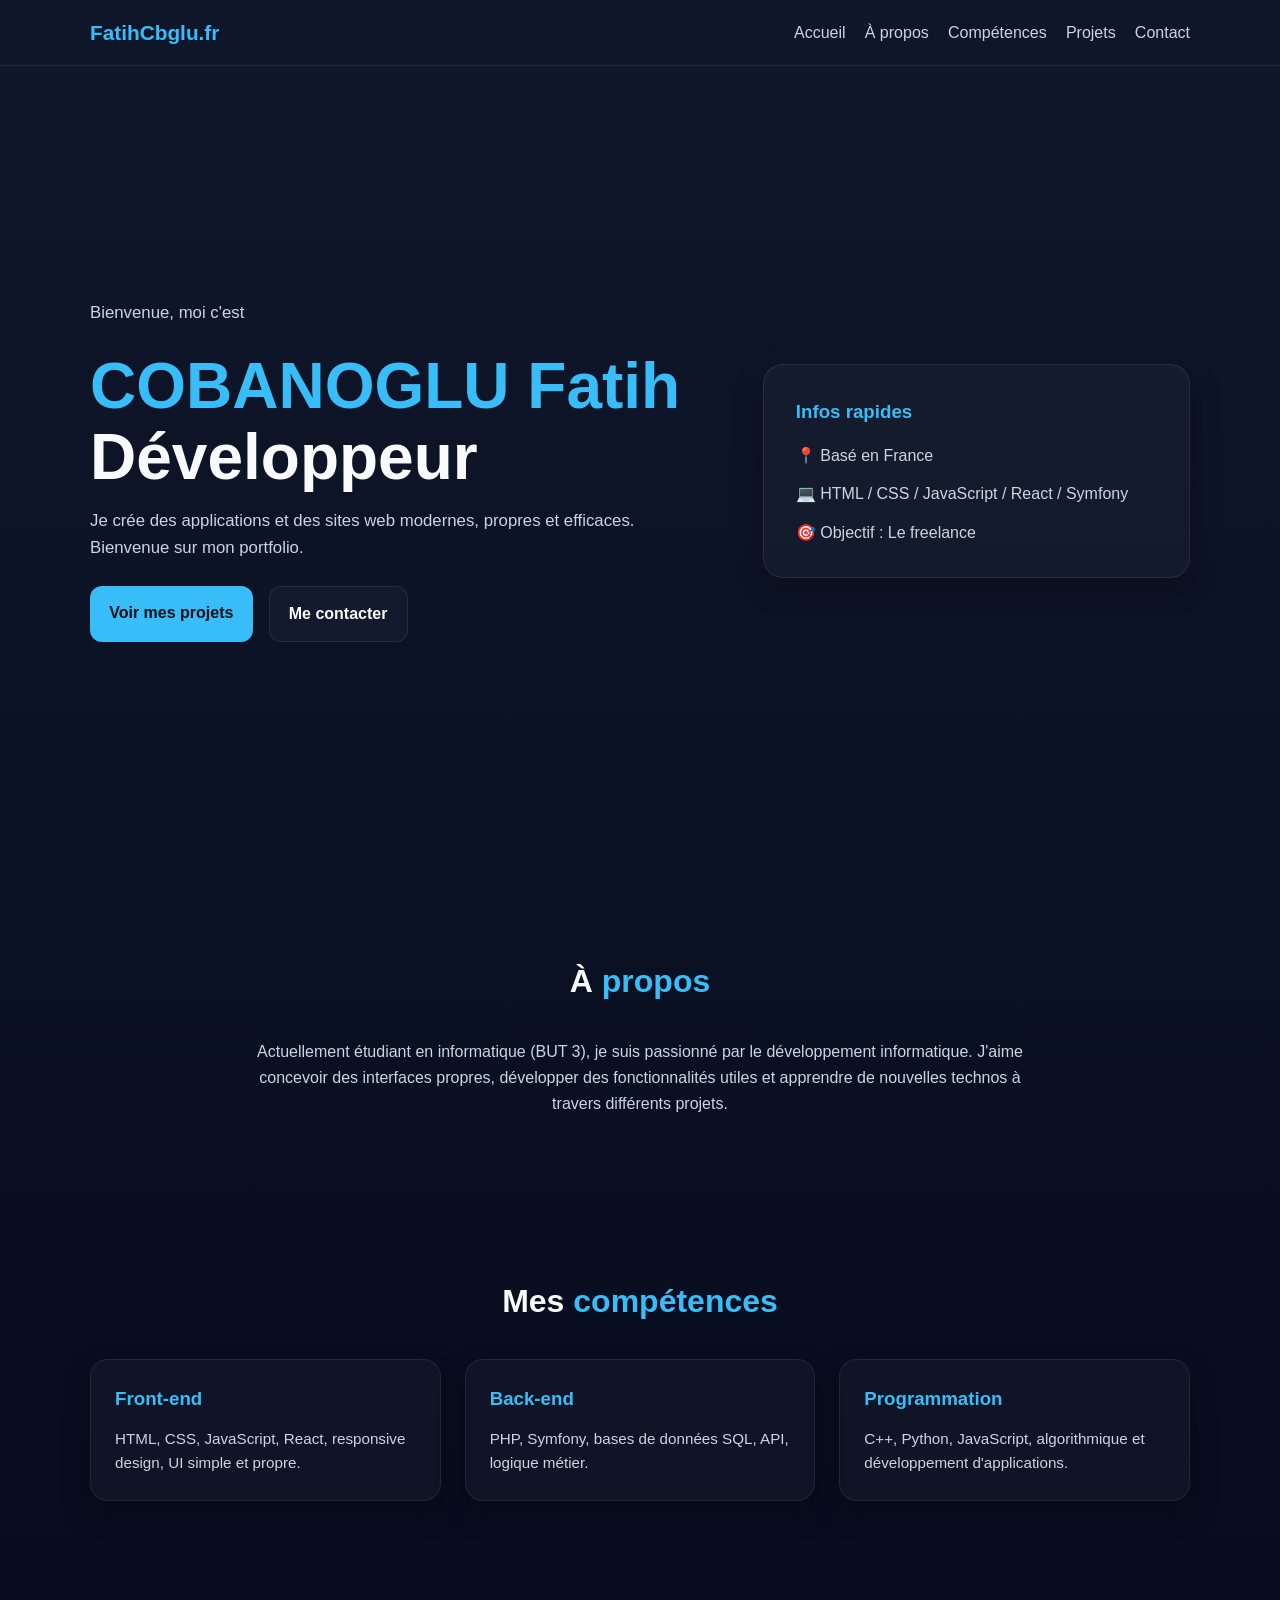
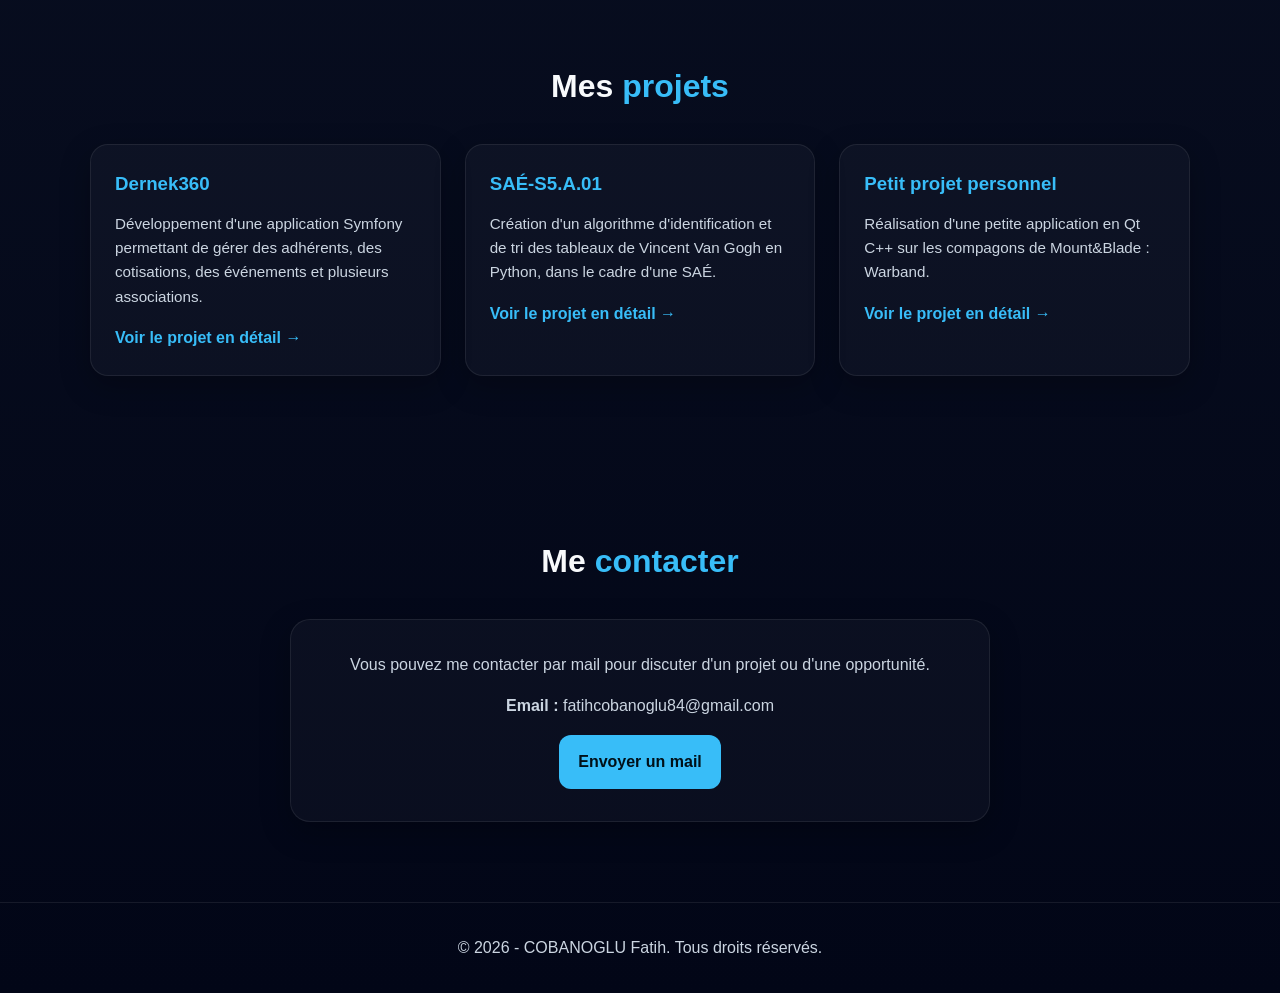
<file: index.html>
<!DOCTYPE html>
<html lang="fr">

<head>
    <meta charset="UTF-8" />
    <meta name="viewport" content="width=device-width, initial-scale=1.0" />
    <title>Portfolio - COBANOGLU Fatih</title>
    <link rel="stylesheet" href="style.css" />
</head>

<body>
    <header>
        <div class="container navbar">
            <a href="#home" class="logo">FatihCbglu.fr</a>

            <button class="menu-btn" id="menu-btn">☰</button>

            <ul class="nav-links" id="nav-links">
                <li><a href="#home">Accueil</a></li>
                <li><a href="#about">À propos</a></li>
                <li><a href="#skills">Compétences</a></li>
                <li><a href="#projects">Projets</a></li>
                <li><a href="#contact">Contact</a></li>
            </ul>
        </div>
    </header>

    <main>
        <section class="hero" id="home">
            <div class="container hero-content">
                <div class="hero-text">
                    <p>Bienvenue, moi c'est</p>
                    <h1><span>COBANOGLU Fatih</span><br />Développeur</h1>
                    <p>
                        Je crée des applications et des sites web modernes, propres et efficaces.
                        Bienvenue sur mon portfolio.
                    </p>
                    <div class="buttons">
                        <a href="#projects" class="btn btn-primary">Voir mes projets</a>
                        <a href="#contact" class="btn btn-secondary">Me contacter</a>
                    </div>
                </div>

                <div class="hero-card">
                    <h3>Infos rapides</h3>
                    <ul>
                        <li>📍 Basé en France</li>
                        <li>💻 HTML / CSS / JavaScript / React / Symfony</li>
                        <li>🎯 Objectif : Le freelance</li>
                    </ul>
                </div>
            </div>
        </section>

        <section class="about" id="about">
            <div class="container">
                <h2 class="section-title">À <span>propos</span></h2>
                <p>
                    Actuellement étudiant en informatique (BUT 3), je suis passionné par le développement informatique.
                    J'aime concevoir des interfaces propres, développer des fonctionnalités utiles
                    et apprendre de nouvelles technos à travers différents projets.
                </p>
            </div>
        </section>

        <section id="skills">
            <div class="container">
                <h2 class="section-title">Mes <span>compétences</span></h2>
                <div class="skills-grid">
                    <article class="card">
                        <h3>Front-end</h3>
                        <p>HTML, CSS, JavaScript, React, responsive design, UI simple et propre.</p>
                    </article>
                    <article class="card">
                        <h3>Back-end</h3>
                        <p>PHP, Symfony, bases de données SQL, API, logique métier.</p>
                    </article>
                    <article class="card">
                        <h3>Programmation</h3>
                        <p>C++, Python, JavaScript, algorithmique et développement d'applications.</p>
                    </article>
                </div>
            </div>
        </section>

         <section class="section" id="projects">
            <div class="container">
                <h2 class="section-title">Mes <span>projets</span></h2>

                <div class="projects-grid">
                    <a href="projects/dernek360.html" class="project-link" aria-label="Voir le détail du projet Dernek360">
                        <article class="card project-card">
                            <h3>Dernek360</h3>
                            <p>
                                Développement d'une application Symfony permettant de gérer des adhérents,
                                des cotisations, des événements et plusieurs associations.
                            </p>
                            <span class="project-cta">Voir le projet en détail →</span>
                        </article>
                    </a>

                    <a href="projects/sae-s5-a-01.html" class="project-link" aria-label="Voir le détail du projet SAÉ-S5.A.01">
                        <article class="card project-card">
                            <h3>SAÉ-S5.A.01</h3>
                            <p>
                                Création d'un algorithme d'identification et de tri des tableaux de Vincent Van Gogh en Python,
                                dans le cadre d'une SAÉ.
                            </p>
                            <span class="project-cta">Voir le projet en détail →</span>
                        </article>
                    </a>

                    <a href="projects/mount-blade-companions.html" class="project-link" aria-label="Voir le détail du projet personnel sur Mount and Blade">
                        <article class="card project-card">
                            <h3>Petit projet personnel</h3>
                            <p>
                                Réalisation d'une petite application en Qt C++ sur les compagons de Mount&Blade : Warband.
                            </p>
                            <span class="project-cta">Voir le projet en détail →</span>
                        </article>
                    </a>
                </div>
            </div>
        </section>

        <section id="contact">
            <div class="container">
                <h2 class="section-title">Me <span>contacter</span></h2>
                <div class="contact-box">
                    <p>Vous pouvez me contacter par mail pour discuter d'un projet ou d'une opportunité.</p>
                    <p><strong>Email :</strong> fatihcobanoglu84@gmail.com</p>
                    <!-- <p><strong>LinkedIn :</strong> linkedin.com/in/fatih-cobanoglu</p> -->
                    <a href="mailto:fatihcobanoglu84@gmail.com" class="btn btn-primary">Envoyer un mail</a>
                </div>
            </div>
        </section>
    </main>

    <footer>
        <div class="container">
            <p>© 2026 - COBANOGLU Fatih. Tous droits réservés.</p>
        </div>
    </footer>

    <script>
        const menuBtn = document.getElementById('menu-btn');
        const navLinks = document.getElementById('nav-links');

        menuBtn.addEventListener('click', () => {
            navLinks.classList.toggle('show');
        });

        document.querySelectorAll('.nav-links a').forEach(link => {
            link.addEventListener('click', () => {
                navLinks.classList.remove('show');
            });
        });
    </script>
</body>

</html>
</file>
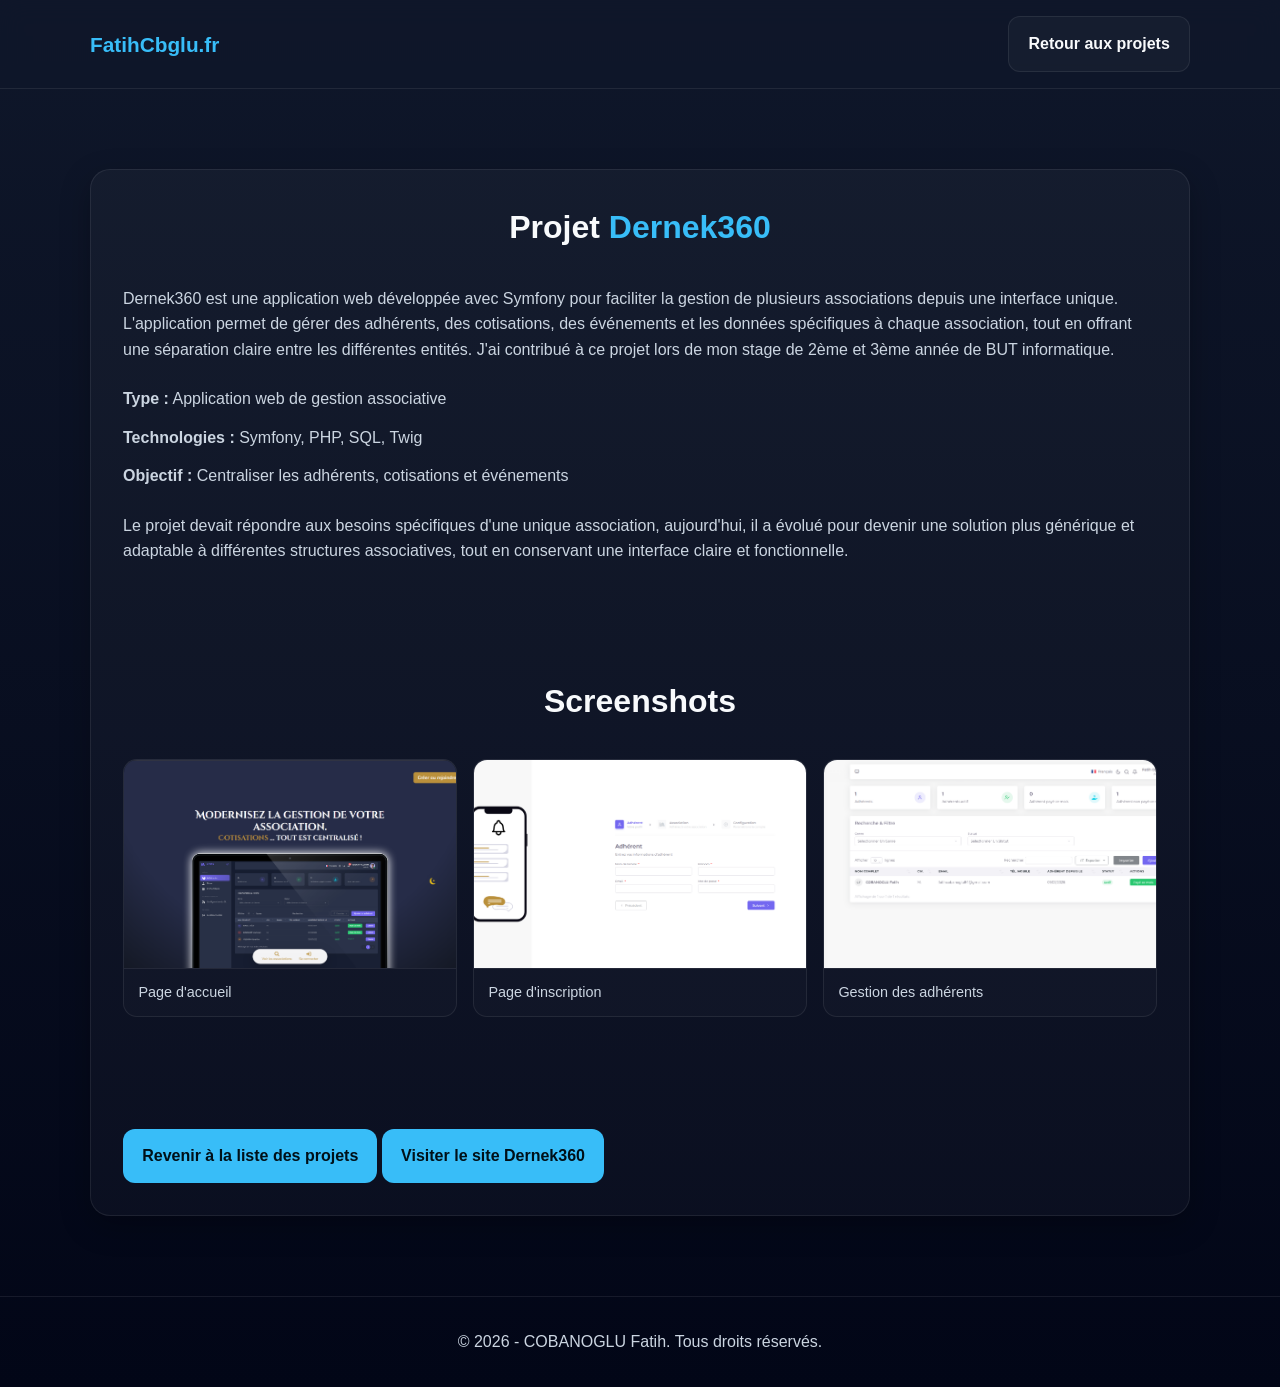
<file: projects/dernek360.html>
<!DOCTYPE html>
<html lang="fr">

<head>
    <meta charset="UTF-8" />
    <meta name="viewport" content="width=device-width, initial-scale=1.0" />
    <title>Projet Dernek360 - COBANOGLU Fatih</title>
    <link rel="stylesheet" href="../style.css" />
</head>

<body class="project-page">
    <header>
        <div class="container navbar">
            <a href="../index.html" class="logo">FatihCbglu.fr</a>
            <a href="../index.html#projects" class="btn btn-secondary">Retour aux projets</a>
        </div>
    </header>

    <main class="project-main">
        <section class="container">
            <article class="project-detail">
                <h1 class="section-title">Projet <span>Dernek360</span></h1>
                <p>
                    Dernek360 est une application web développée avec Symfony pour faciliter la gestion
                    de plusieurs associations depuis une interface unique.

                    L'application permet de gérer des adhérents, des cotisations, des événements et les données spécifiques à chaque association, 
                    tout en offrant une séparation claire entre les différentes entités.

                    J'ai contribué à ce projet lors de mon stage de 2ème et 3ème année de BUT informatique.
                </p>

                <ul class="project-meta">
                    <li><strong>Type :</strong> Application web de gestion associative</li>
                    <li><strong>Technologies :</strong> Symfony, PHP, SQL, Twig</li>
                    <li><strong>Objectif :</strong> Centraliser les adhérents, cotisations et événements</li>
                </ul>

                <p>
                    Le projet devait répondre aux besoins spécifiques d'une unique association, aujourd'hui,
                    il a évolué pour devenir une solution plus générique et adaptable à différentes structures associatives,
                    tout en conservant une interface claire et fonctionnelle.
                </p>

                <section class="project-screens" aria-label="Screenshots du projet Dernek360">
                    <h2 class="section-title">Screenshots</h2>
                    <div class="screens-grid">
                        <figure class="screen-card">
                            <img src="../images/projects/dernek360/screen-1.png" alt="Capture de l'accueil Dernek360" loading="lazy" />
                            <figcaption>Page d'accueil</figcaption>
                        </figure>
                        <figure class="screen-card">
                            <img src="../images/projects/dernek360/screen-2.png" alt="Capture de la gestion des adhérents" loading="lazy" />
                            <figcaption>Page d'inscription</figcaption>
                        </figure>
                        <figure class="screen-card">
                            <img src="../images/projects/dernek360/screen-3.png" alt="Capture des événements" loading="lazy" />
                            <figcaption>Gestion des adhérents</figcaption>
                        </figure>
                    </div>
                </section>

                <a href="../index.html#projects" class="btn btn-primary">Revenir à la liste des projets</a>
                <a href="https://dernek360.fr" class="btn btn-primary" target="_blank">Visiter le site Dernek360</a>
            </article>
        </section>
    </main>

    <footer>
        <div class="container">
            <p>© 2026 - COBANOGLU Fatih. Tous droits réservés.</p>
        </div>
    </footer>

    <script src="gallery-zoom.js"></script>
</body>

</html>
</file>
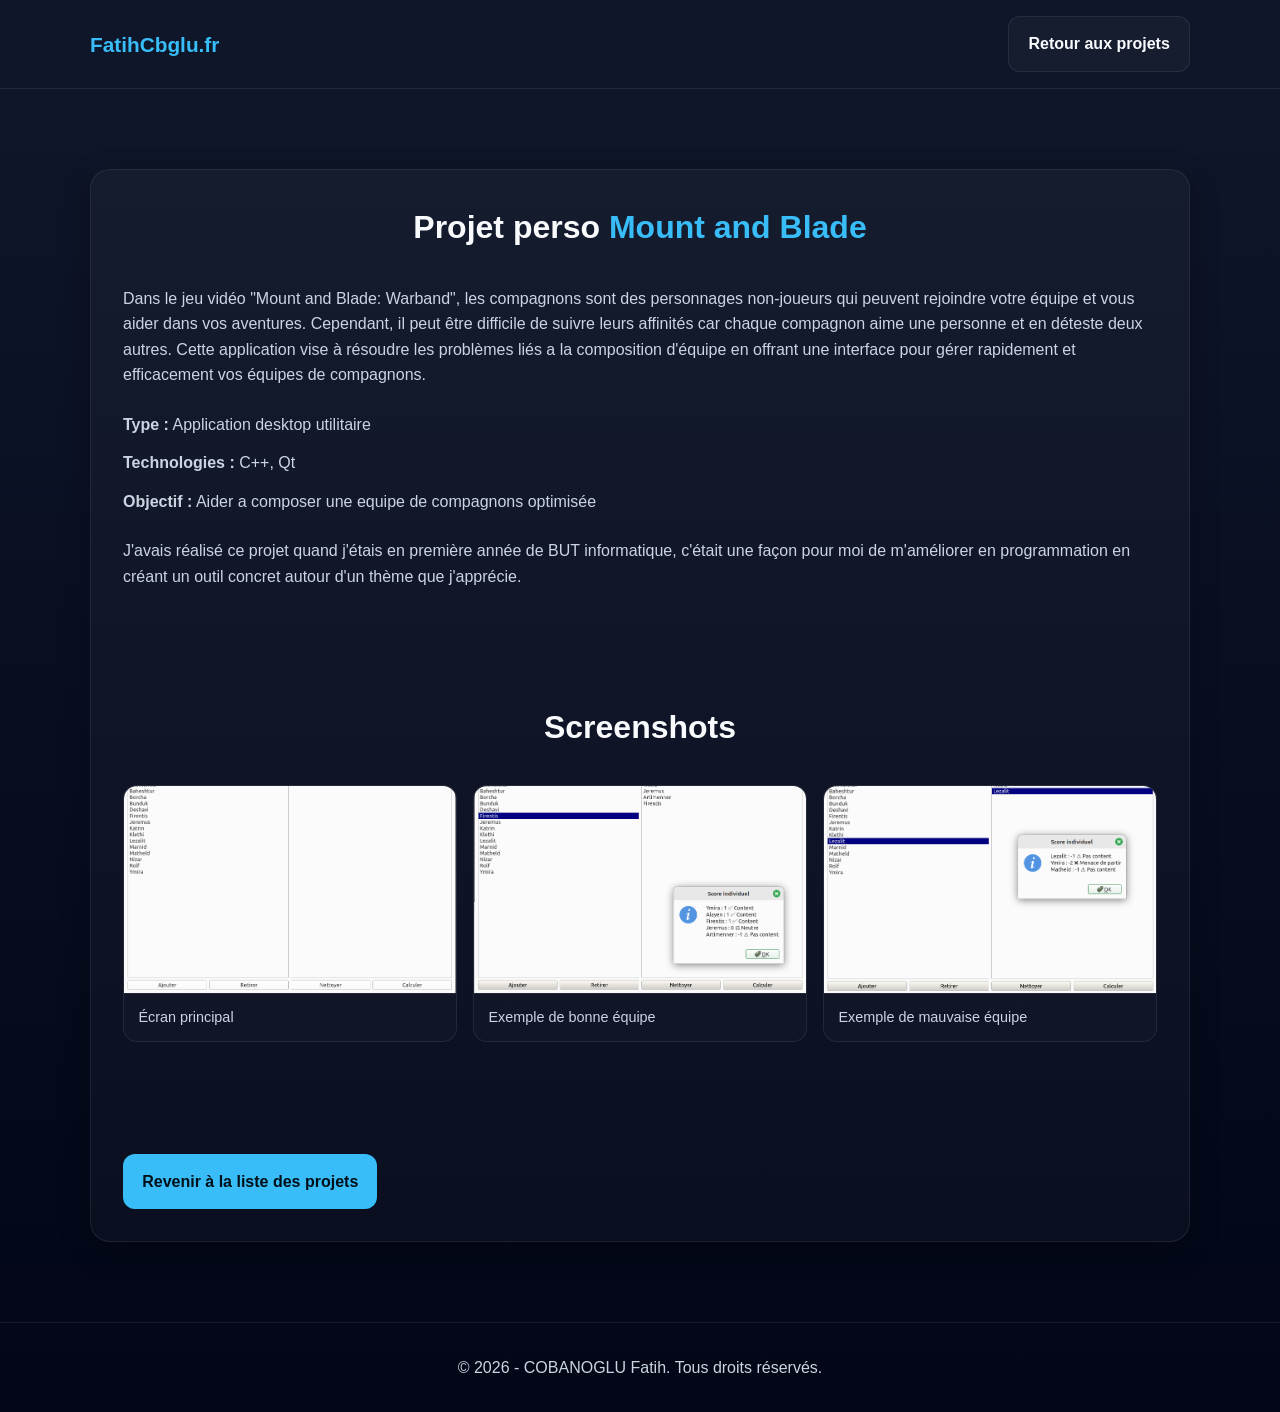
<file: projects/mount-blade-companions.html>
<!DOCTYPE html>
<html lang="fr">

<head>
    <meta charset="UTF-8" />
    <meta name="viewport" content="width=device-width, initial-scale=1.0" />
    <title>Projet Mount and Blade - COBANOGLU Fatih</title>
    <link rel="stylesheet" href="../style.css" />
</head>

<body class="project-page">
    <header>
        <div class="container navbar">
            <a href="../index.html" class="logo">FatihCbglu.fr</a>
            <a href="../index.html#projects" class="btn btn-secondary">Retour aux projets</a>
        </div>
    </header>

    <main class="project-main">
        <section class="container">
            <article class="project-detail">
                <h1 class="section-title">Projet perso <span>Mount and Blade</span></h1>
                
                <p>
                    Dans le jeu vidéo "Mount and Blade: Warband", les compagnons sont des personnages non-joueurs qui peuvent rejoindre votre équipe et vous aider dans vos aventures. 
                    Cependant, il peut être difficile de suivre leurs affinités car chaque compagnon aime une personne et en déteste deux autres. 
                    Cette application vise à résoudre les problèmes liés a la composition d'équipe en offrant une interface pour gérer rapidement et efficacement vos équipes de compagnons.
                </p>

                <ul class="project-meta">
                    <li><strong>Type :</strong> Application desktop utilitaire</li>
                    <li><strong>Technologies :</strong> C++, Qt</li>
                    <li><strong>Objectif :</strong> Aider a composer une equipe de compagnons optimisée</li>
                </ul>

                <p>
                    J'avais réalisé ce projet quand j'étais en première année de BUT informatique, 
                    c'était une façon pour moi de m'améliorer en programmation en créant un outil concret autour d'un thème que j'apprécie.
                </p>

                <section class="project-screens" aria-label="Screenshots du projet Mount and Blade">
                    <h2 class="section-title">Screenshots</h2>
                    <div class="screens-grid">
                        <figure class="screen-card">
                            <img src="../images/projects/mount-blade/screen-1.png" alt="Capture de l'interface de composition d'équipe" loading="lazy" />
                            <figcaption>Écran principal</figcaption>
                        </figure>
                        <figure class="screen-card">
                            <img src="../images/projects/mount-blade/screen-2.png" alt="Capture des affinités entre compagnons" loading="lazy" />
                            <figcaption>Exemple de bonne équipe</figcaption>
                        </figure>
                        <figure class="screen-card">
                            <img src="../images/projects/mount-blade/screen-3.png" alt="Capture du résultat final d'une équipe" loading="lazy" />
                            <figcaption>Exemple de mauvaise équipe</figcaption>
                        </figure>
                    </div>
                </section>

                <a href="../index.html#projects" class="btn btn-primary">Revenir à la liste des projets</a>
            </article>
        </section>
    </main>

    <footer>
        <div class="container">
            <p>© 2026 - COBANOGLU Fatih. Tous droits réservés.</p>
        </div>
    </footer>

    <script src="gallery-zoom.js"></script>
</body>

</html>
</file>
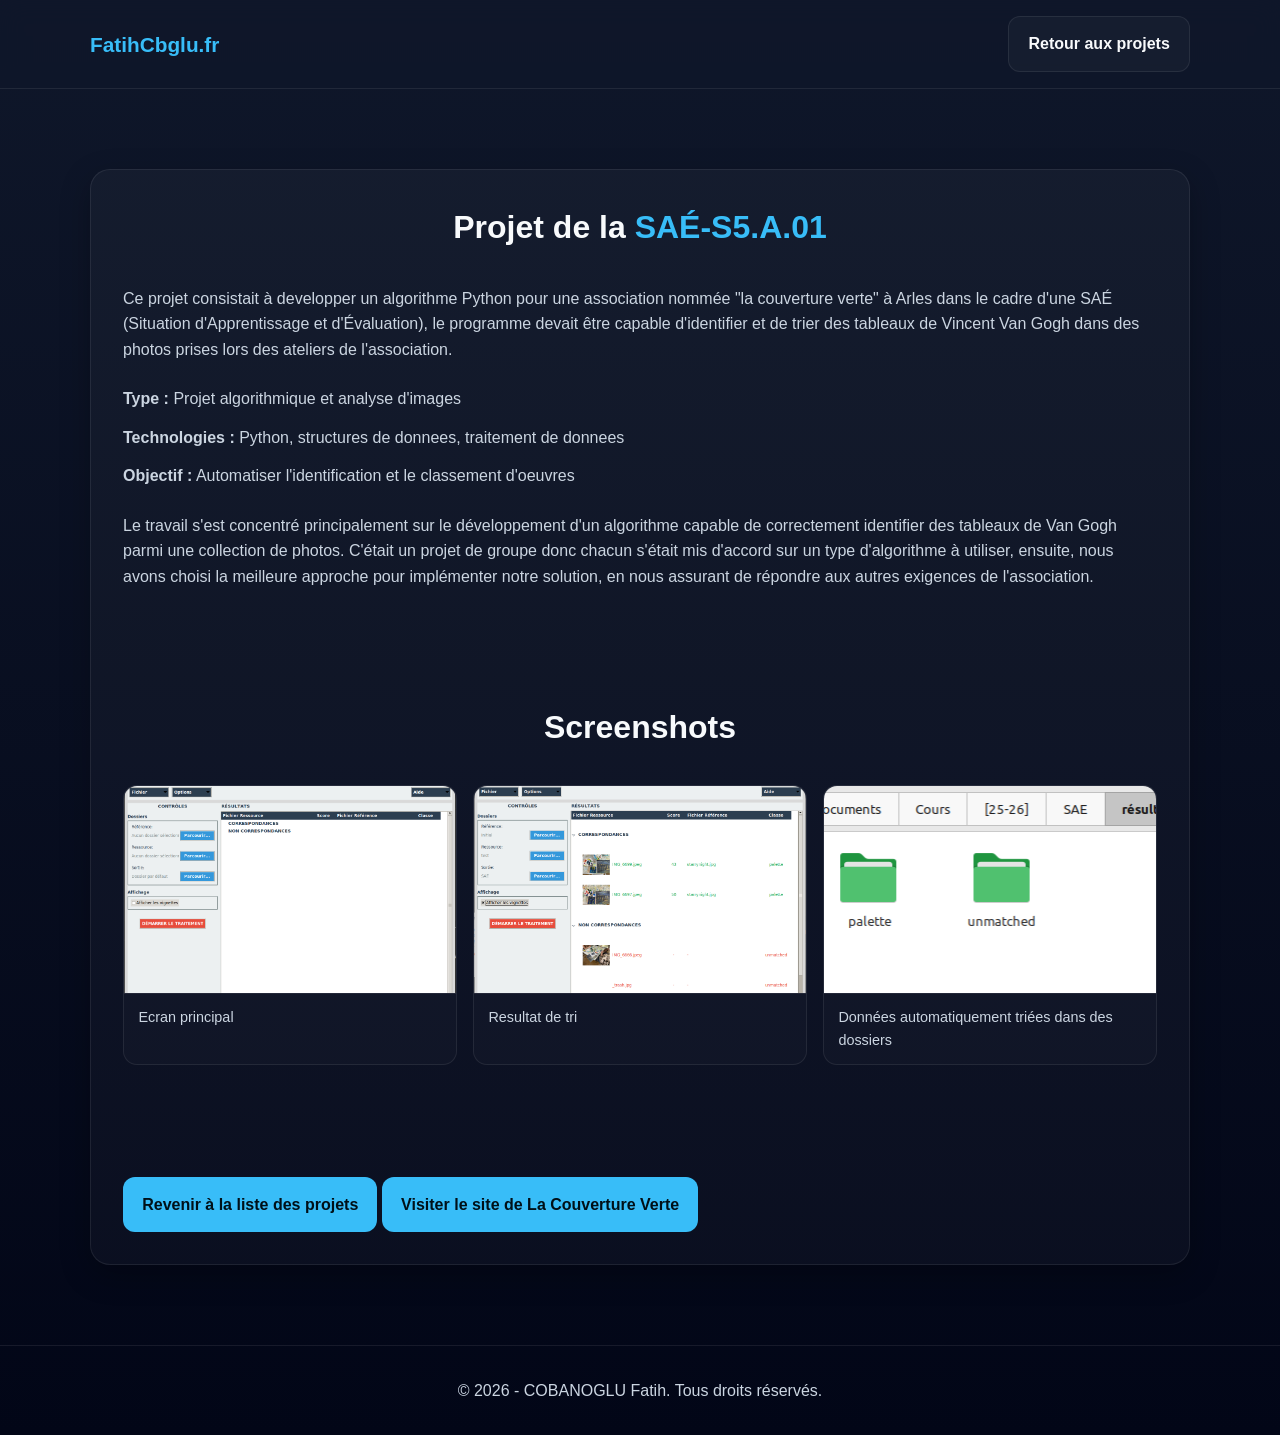
<file: projects/sae-s5-a-01.html>
<!DOCTYPE html>
<html lang="fr">

<head>
    <meta charset="UTF-8" />
    <meta name="viewport" content="width=device-width, initial-scale=1.0" />
    <title>Projet SAE-S5.A.01 - COBANOGLU Fatih</title>
    <link rel="stylesheet" href="../style.css" />
</head>

<body class="project-page">
    <header>
        <div class="container navbar">
            <a href="../index.html" class="logo">FatihCbglu.fr</a>
            <a href="../index.html#projects" class="btn btn-secondary">Retour aux projets</a>
        </div>
    </header>

    <main class="project-main">
        <section class="container">
            <article class="project-detail">
                <h1 class="section-title">Projet de la <span>SAÉ-S5.A.01</span></h1>
                <p>
                    Ce projet consistait à developper un algorithme Python pour une association nommée "la couverture verte" à Arles dans le cadre d'une SAÉ (Situation d'Apprentissage et d'Évaluation), 
                    le programme devait être capable d'identifier et de trier des tableaux de Vincent Van Gogh dans des photos prises lors des ateliers de l'association.
                </p>

                <ul class="project-meta">
                    <li><strong>Type :</strong> Projet algorithmique et analyse d'images</li>
                    <li><strong>Technologies :</strong> Python, structures de donnees, traitement de donnees</li>
                    <li><strong>Objectif :</strong> Automatiser l'identification et le classement d'oeuvres</li>
                </ul>

                <p>
                    Le travail s'est concentré principalement sur le développement d'un algorithme capable de correctement identifier des tableaux de Van Gogh parmi une collection de photos.
                    C'était un projet de groupe donc chacun s'était mis d'accord sur un type d'algorithme à utiliser,
                    ensuite, nous avons choisi la meilleure approche pour implémenter notre solution, en nous assurant de répondre aux autres exigences de l'association.
                </p>

                <section class="project-screens" aria-label="Screenshots du projet SAE-S5.A.01">
                    <h2 class="section-title">Screenshots</h2>
                    <div class="screens-grid">
                        <figure class="screen-card">
                            <img src="../images/projects/sae-s5-a-01/screen-1.png" alt="Capture de l'écran principal du projet SAE" loading="lazy" />
                            <figcaption>Ecran principal</figcaption>
                        </figure>
                        <figure class="screen-card">
                            <img src="../images/projects/sae-s5-a-01/screen-2.png" alt="Capture d'un tri des tableaux" loading="lazy" />
                            <figcaption>Resultat de tri</figcaption>
                        </figure>
                        <figure class="screen-card">
                            <img src="../images/projects/sae-s5-a-01/screen-3.png" alt="Capture des données analysées" loading="lazy" />
                            <figcaption>Données automatiquement triées dans des dossiers</figcaption>
                        </figure>
                    </div>
                </section>

                <a href="../index.html#projects" class="btn btn-primary">Revenir à la liste des projets</a>
                <a href="https://www.lacouvertureverte.org/en/" class="btn btn-primary" target="_blank">Visiter le site de La Couverture Verte</a>
            </article>
        </section>
    </main>

    <footer>
        <div class="container">
            <p>© 2026 - COBANOGLU Fatih. Tous droits réservés.</p>
        </div>
    </footer>

    <script src="gallery-zoom.js"></script>
</body>

</html>
</file>
<file: style.css>
:root {
    --bg: #0f172a;
    --bg-secondary: #1e293b;
    --text: #f8fafc;
    --text-soft: #cbd5e1;
    --accent: #38bdf8;
    --accent-hover: #0ea5e9;
    --card: #111827;
    --border: rgba(255, 255, 255, 0.08);
    --shadow: 0 10px 30px rgba(0, 0, 0, 0.25);
}

* {
    margin: 0;
    padding: 0;
    box-sizing: border-box;
    scroll-behavior: smooth;
}

body {
    font-family: Arial, Helvetica, sans-serif;
    background: linear-gradient(180deg, var(--bg) 0%, #020617 100%);
    color: var(--text);
    line-height: 1.6;
}

a {
    color: inherit;
    text-decoration: none;
}

img {
    max-width: 100%;
    display: block;
}

.container {
    width: min(1100px, 90%);
    margin: 0 auto;
}

header {
    position: sticky;
    top: 0;
    z-index: 1000;
    backdrop-filter: blur(12px);
    background: rgba(15, 23, 42, 0.8);
    border-bottom: 1px solid var(--border);
}

.navbar {
    display: flex;
    justify-content: space-between;
    align-items: center;
    padding: 1rem 0;
}

.logo {
    font-size: 1.3rem;
    font-weight: bold;
    color: var(--accent);
}

.nav-links {
    display: flex;
    gap: 1.2rem;
    list-style: none;
}

.nav-links a {
    color: var(--text-soft);
    transition: 0.3s;
}

.nav-links a:hover {
    color: var(--accent);
}

.menu-btn {
    display: none;
    background: none;
    border: none;
    color: var(--text);
    font-size: 1.5rem;
    cursor: pointer;
}

section {
    padding: 5rem 0;
}

.hero {
    min-height: 90vh;
    display: flex;
    align-items: center;
}

.hero-content {
    display: grid;
    grid-template-columns: 1.2fr 0.8fr;
    gap: 2rem;
    align-items: center;
}

.hero-text h1 {
    font-size: clamp(2.2rem, 5vw, 4rem);
    margin-bottom: 1rem;
    line-height: 1.1;
}

.hero-text h1 span {
    color: var(--accent);
}

.hero-text p {
    color: var(--text-soft);
    margin-bottom: 1.5rem;
    font-size: 1.05rem;
    max-width: 600px;
}

.buttons {
    display: flex;
    gap: 1rem;
    flex-wrap: wrap;
}

.btn {
    display: inline-block;
    padding: 0.9rem 1.2rem;
    border-radius: 12px;
    font-weight: bold;
    transition: 0.3s;
}

.btn-primary {
    background: var(--accent);
    color: #001018;
}

.btn-primary:hover {
    background: var(--accent-hover);
    transform: translateY(-2px);
}

.btn-secondary {
    border: 1px solid var(--border);
    color: var(--text);
    background: rgba(255, 255, 255, 0.03);
}

.btn-secondary:hover {
    border-color: var(--accent);
    color: var(--accent);
}

.hero-card {
    background: rgba(255, 255, 255, 0.03);
    border: 1px solid var(--border);
    border-radius: 20px;
    padding: 2rem;
    box-shadow: var(--shadow);
}

.hero-card h3 {
    margin-bottom: 1rem;
    color: var(--accent);
}

.hero-card ul {
    list-style: none;
    display: grid;
    gap: 0.8rem;
    color: var(--text-soft);
}

.section-title {
    font-size: 2rem;
    margin-bottom: 2rem;
    text-align: center;
}

.section-title span {
    color: var(--accent);
}

.about p {
    max-width: 800px;
    margin: 0 auto;
    text-align: center;
    color: var(--text-soft);
}

.skills-grid,
.projects-grid {
    display: grid;
    grid-template-columns: repeat(auto-fit, minmax(240px, 1fr));
    gap: 1.5rem;
}

.card {
    background: rgba(255, 255, 255, 0.03);
    border: 1px solid var(--border);
    border-radius: 18px;
    padding: 1.5rem;
    box-shadow: var(--shadow);
    transition: 0.3s;
}

.card:hover {
    transform: translateY(-5px);
    border-color: rgba(56, 189, 248, 0.45);
}

.card h3 {
    margin-bottom: 0.8rem;
    color: var(--accent);
}

.card p {
    color: var(--text-soft);
    font-size: 0.95rem;
}

.project-link {
    display: block;
}

.project-link:focus-visible {
    outline: 2px solid var(--accent);
    outline-offset: 6px;
    border-radius: 18px;
}

.project-card {
    height: 100%;
}

.project-cta {
    display: inline-block;
    margin-top: 1rem;
    color: var(--accent);
    font-weight: bold;
}

.project-page {
    min-height: 100vh;
    display: flex;
    flex-direction: column;
}

.project-main {
    flex: 1;
    display: flex;
    align-items: center;
}

.project-detail {
    background: rgba(255, 255, 255, 0.03);
    border: 1px solid var(--border);
    border-radius: 20px;
    padding: 2rem;
    box-shadow: var(--shadow);
}

.project-meta {
    display: grid;
    gap: 0.8rem;
    margin: 1.5rem 0;
    color: var(--text-soft);
    list-style: none;
}

.project-detail p {
    color: var(--text-soft);
    margin-bottom: 1rem;
}

.project-screens {
    margin: 2rem 0;
}

.screens-grid {
    display: grid;
    grid-template-columns: repeat(auto-fit, minmax(220px, 1fr));
    gap: 1rem;
}

.screen-card {
    margin: 0;
    border: 1px solid var(--border);
    border-radius: 14px;
    overflow: hidden;
    background: rgba(255, 255, 255, 0.02);
    transition: transform 0.25s ease, border-color 0.25s ease;
}

.screen-card:hover {
    transform: translateY(-4px);
    border-color: rgba(56, 189, 248, 0.45);
}

.screen-card img {
    width: 100%;
    aspect-ratio: 16 / 10;
    object-fit: cover;
    cursor: zoom-in;
    transition: transform 0.3s ease;
}

.screen-card:hover img {
    transform: scale(1.08);
}

.screen-card figcaption {
    padding: 0.75rem 0.9rem;
    color: var(--text-soft);
    font-size: 0.9rem;
    border-top: 1px solid var(--border);
}

.image-lightbox {
    position: fixed;
    inset: 0;
    background: rgba(2, 6, 23, 0.9);
    border: none;
    margin: 0;
    padding: 2rem;
    width: 100vw;
    height: 100vh;
    z-index: 2000;
}

.image-lightbox::backdrop {
    background: rgba(2, 6, 23, 0.9);
}

.image-lightbox img {
    width: min(1200px, 92vw);
    max-height: 85vh;
    margin: 0 auto;
    border-radius: 12px;
    border: 1px solid var(--border);
    box-shadow: var(--shadow);
    object-fit: contain;
}

.image-lightbox p {
    margin-top: 0.8rem;
    text-align: center;
    color: var(--text-soft);
}

.contact-box {
    max-width: 700px;
    margin: 0 auto;
    text-align: center;
    background: rgba(255, 255, 255, 0.03);
    border: 1px solid var(--border);
    border-radius: 20px;
    padding: 2rem;
    box-shadow: var(--shadow);
}

.contact-box p {
    color: var(--text-soft);
    margin-bottom: 1rem;
}

footer {
    text-align: center;
    padding: 2rem 0;
    color: var(--text-soft);
    border-top: 1px solid var(--border);
}

@media (max-width: 768px) {
    .hero-content {
        grid-template-columns: 1fr;
    }

    .menu-btn {
        display: block;
    }

    .nav-links {
        position: absolute;
        top: 72px;
        right: 5%;
        flex-direction: column;
        background: #0f172a;
        border: 1px solid var(--border);
        border-radius: 12px;
        padding: 1rem;
        display: none;
        width: 220px;
    }

    .nav-links.show {
        display: flex;
    }
}
</file>
